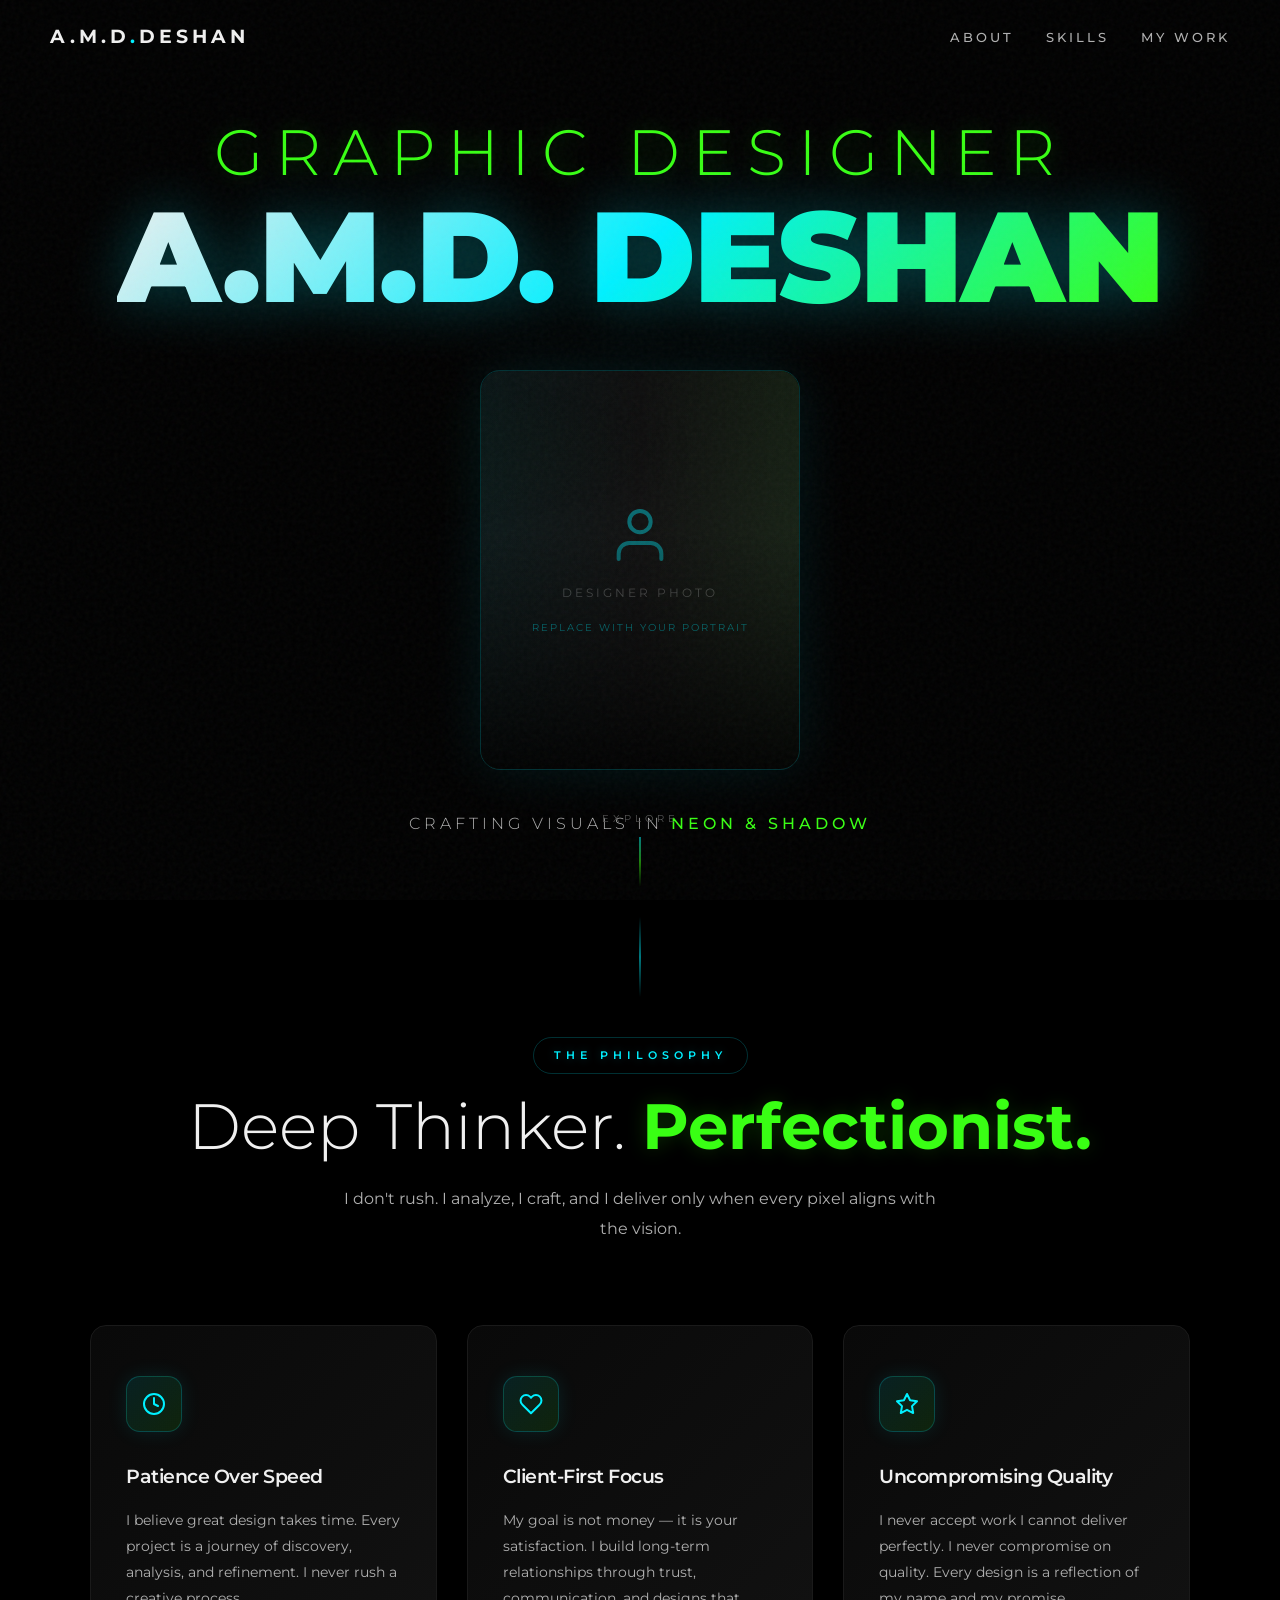
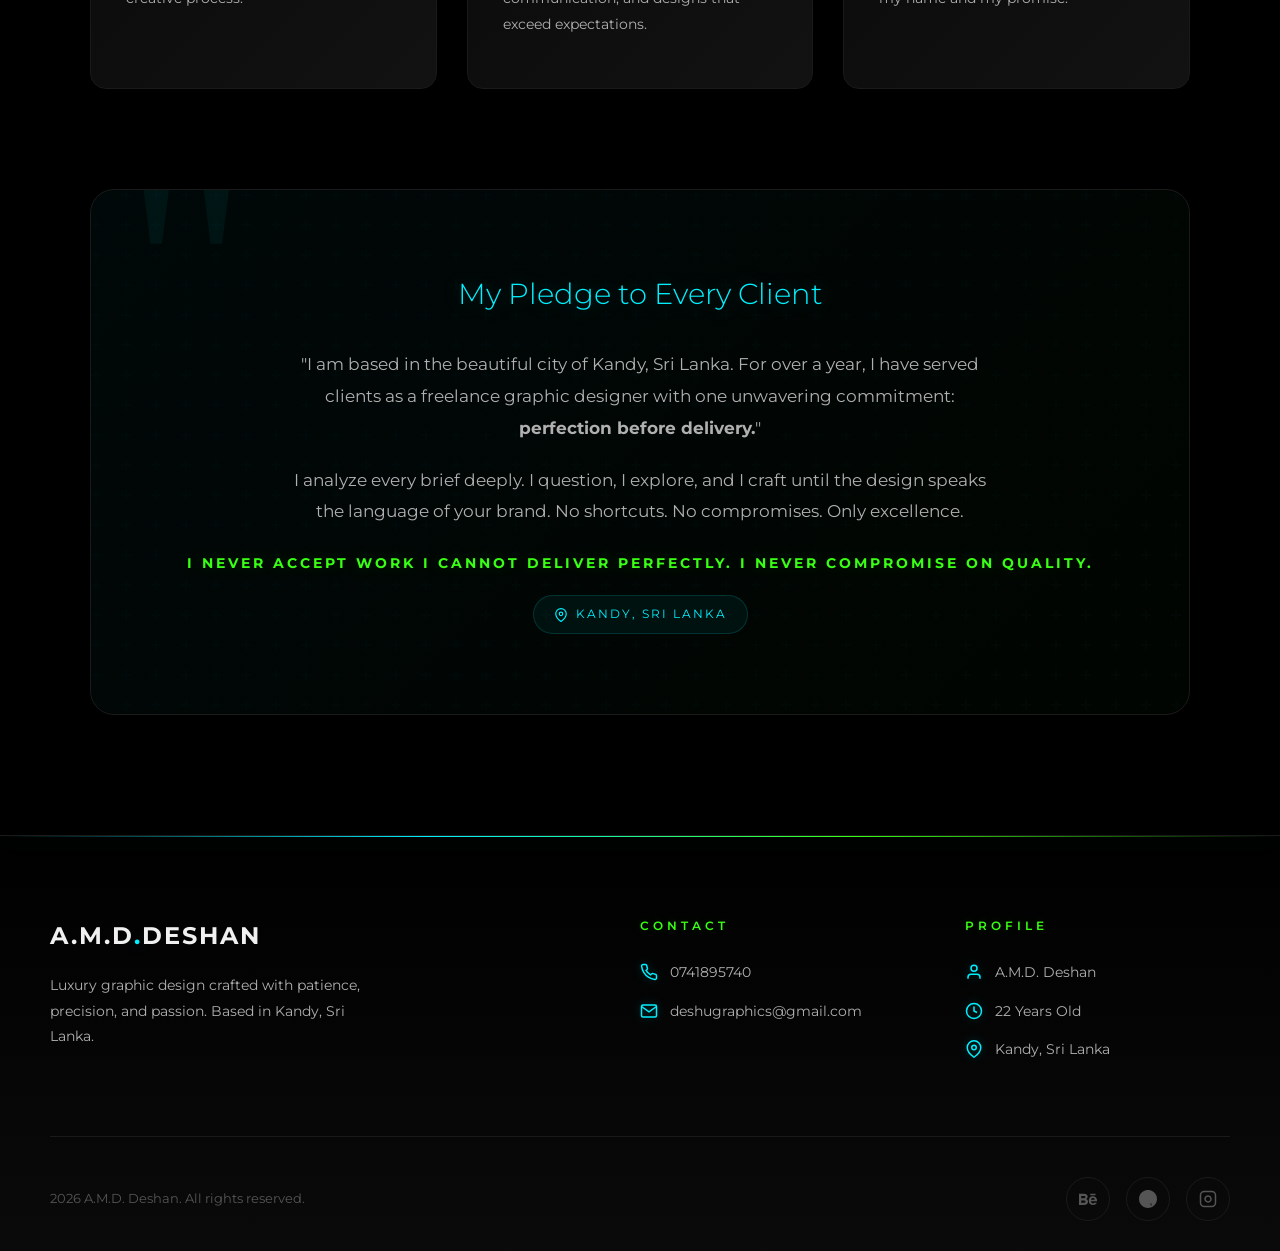
<file: index.html>
<!DOCTYPE html>
<html lang="en">
<head>
  <meta charset="UTF-8">
  <meta name="viewport" content="width=device-width, initial-scale=1.0">
  <title>A.M.D. Deshan — Graphic Designer</title>
  <link rel="preconnect" href="https://fonts.googleapis.com">
  <link href="https://fonts.googleapis.com/css2?family=Montserrat:wght@300;400;500;600;700;900&display=swap" rel="stylesheet">
  <link rel="stylesheet" href="style.css">
</head>
<body>

  <!-- Navigation -->
  <nav class="nav" id="nav">
    <a href="index.html" class="nav-logo">A.M.D<span>.</span>DESHAN</a>
    <ul class="nav-links">
      <li><a href="index.html" class="active">About</a></li>
      <li><a href="skills.html">Skills</a></li>
      <li><a href="work.html">My Work</a></li>
    </ul>
  </nav>

  <!-- Signature Hero Section -->
  <section class="signature-hero">
    <h1 class="signature-text">
      <span class="line-1">Graphic Designer</span>
      <span class="line-2">A.M.D. DESHAN</span>
    </h1>

    <!-- Designer Photo -->
    <div class="designer-photo-container">
      <div class="designer-photo-placeholder">
        <svg viewBox="0 0 24 24" fill="none" stroke="currentColor" stroke-width="1.5" stroke-linecap="round" stroke-linejoin="round">
          <path d="M20 21v-2a4 4 0 0 0-4-4H8a4 4 0 0 0-4 4v2"/>
          <circle cx="12" cy="7" r="4"/>
        </svg>
        <span>Designer Photo</span>
        <span class="photo-hint">Replace with your portrait</span>
      </div>
    </div>

    <p class="hero-tagline">Crafting Visuals in <span>Neon & Shadow</span></p>

    <div class="scroll-indicator">
      <span>Explore</span>
      <div class="scroll-line"></div>
    </div>
  </section>

  <!-- Philosophy Section -->
  <section class="philosophy-section" id="philosophy">
    <div class="section-header reveal">
      <span class="section-tag">The Philosophy</span>
      <h2 class="section-title">Deep Thinker. <strong>Perfectionist.</strong></h2>
      <p class="section-desc">I don't rush. I analyze, I craft, and I deliver only when every pixel aligns with the vision.</p>
    </div>

    <div class="philosophy-grid">
      <div class="philosophy-card reveal">
        <div class="philosophy-icon">
          <svg width="24" height="24" viewBox="0 0 24 24" fill="none" stroke="currentColor" stroke-width="2" stroke-linecap="round" stroke-linejoin="round">
            <circle cx="12" cy="12" r="10"/>
            <path d="M12 6v6l4 2"/>
          </svg>
        </div>
        <h3>Patience Over Speed</h3>
        <p>I believe great design takes time. Every project is a journey of discovery, analysis, and refinement. I never rush a creative process.</p>
      </div>

      <div class="philosophy-card reveal">
        <div class="philosophy-icon">
          <svg width="24" height="24" viewBox="0 0 24 24" fill="none" stroke="currentColor" stroke-width="2" stroke-linecap="round" stroke-linejoin="round">
            <path d="M20.84 4.61a5.5 5.5 0 0 0-7.78 0L12 5.67l-1.06-1.06a5.5 5.5 0 0 0-7.78 7.78l1.06 1.06L12 21.23l7.78-7.78 1.06-1.06a5.5 5.5 0 0 0 0-7.78z"/>
          </svg>
        </div>
        <h3>Client-First Focus</h3>
        <p>My goal is not money — it is your satisfaction. I build long-term relationships through trust, communication, and designs that exceed expectations.</p>
      </div>

      <div class="philosophy-card reveal">
        <div class="philosophy-icon">
          <svg width="24" height="24" viewBox="0 0 24 24" fill="none" stroke="currentColor" stroke-width="2" stroke-linecap="round" stroke-linejoin="round">
            <path d="M12 2l3.09 6.26L22 9.27l-5 4.87 1.18 6.88L12 17.77l-6.18 3.25L7 14.14 2 9.27l6.91-1.01L12 2z"/>
          </svg>
        </div>
        <h3>Uncompromising Quality</h3>
        <p>I never accept work I cannot deliver perfectly. I never compromise on quality. Every design is a reflection of my name and my promise.</p>
      </div>
    </div>

    <div class="pledge-section reveal">
      <h3>My Pledge to Every Client</h3>
      <p>
        "I am based in the beautiful city of Kandy, Sri Lanka. For over a year, I have served clients as a freelance graphic designer with one unwavering commitment: <strong>perfection before delivery.</strong>"
      </p>
      <p>
        I analyze every brief deeply. I question, I explore, and I craft until the design speaks the language of your brand. No shortcuts. No compromises. Only excellence.
      </p>
      <span class="pledge-highlight">I NEVER ACCEPT WORK I CANNOT DELIVER PERFECTLY. I NEVER COMPROMISE ON QUALITY.</span>
      <div class="location-tag">
        <svg width="14" height="14" viewBox="0 0 24 24" fill="none" stroke="currentColor" stroke-width="2" stroke-linecap="round" stroke-linejoin="round">
          <path d="M21 10c0 7-9 13-9 13s-9-6-9-13a9 9 0 0 1 18 0z"/>
          <circle cx="12" cy="10" r="3"/>
        </svg>
        Kandy, Sri Lanka
      </div>
    </div>
  </section>

  <!-- Footer -->
  <footer class="footer">
    <div class="footer-grid">
      <div class="footer-brand">
        <h3>A.M.D<span>.</span>DESHAN</h3>
        <p>Luxury graphic design crafted with patience, precision, and passion. Based in Kandy, Sri Lanka.</p>
      </div>
      <div class="footer-section">
        <h4>Contact</h4>
        <ul>
          <li>
            <svg viewBox="0 0 24 24" fill="none" stroke="currentColor" stroke-width="2"><path d="M22 16.92v3a2 2 0 0 1-2.18 2 19.79 19.79 0 0 1-8.63-3.07 19.5 19.5 0 0 1-6-6 19.79 19.79 0 0 1-3.07-8.67A2 2 0 0 1 4.11 2h3a2 2 0 0 1 2 1.72 12.84 12.84 0 0 0 .7 2.81 2 2 0 0 1-.45 2.11L8.09 9.91a16 16 0 0 0 6 6l1.27-1.27a2 2 0 0 1 2.11-.45 12.84 12.84 0 0 0 2.81.7A2 2 0 0 1 22 16.92z"/></svg>
            0741895740
          </li>
          <li>
            <svg viewBox="0 0 24 24" fill="none" stroke="currentColor" stroke-width="2"><path d="M4 4h16c1.1 0 2 .9 2 2v12c0 1.1-.9 2-2 2H4c-1.1 0-2-.9-2-2V6c0-1.1.9-2 2-2z"/><polyline points="22,6 12,13 2,6"/></svg>
            deshugraphics@gmail.com
          </li>
        </ul>
      </div>
      <div class="footer-section">
        <h4>Profile</h4>
        <ul>
          <li>
            <svg viewBox="0 0 24 24" fill="none" stroke="currentColor" stroke-width="2"><path d="M20 21v-2a4 4 0 0 0-4-4H8a4 4 0 0 0-4 4v2"/><circle cx="12" cy="7" r="4"/></svg>
            A.M.D. Deshan
          </li>
          <li>
            <svg viewBox="0 0 24 24" fill="none" stroke="currentColor" stroke-width="2"><circle cx="12" cy="12" r="10"/><polyline points="12 6 12 12 16 14"/></svg>
            22 Years Old
          </li>
          <li>
            <svg viewBox="0 0 24 24" fill="none" stroke="currentColor" stroke-width="2"><path d="M21 10c0 7-9 13-9 13s-9-6-9-13a9 9 0 0 1 18 0z"/><circle cx="12" cy="10" r="3"/></svg>
            Kandy, Sri Lanka
          </li>
        </ul>
      </div>
    </div>
    <div class="footer-bottom">
      <p> 2026 A.M.D. Deshan. All rights reserved.</p>
      <div class="footer-social">
        <a href="#" aria-label="Behance">
          <svg width="18" height="18" viewBox="0 0 24 24" fill="currentColor"><path d="M22 7h-7v-2h7v2zm1.726 10c-.442 1.297-2.029 3-5.101 3-3.074 0-5.564-1.729-5.564-5.675 0-3.91 2.325-5.92 5.466-5.92 3.082 0 4.964 1.782 5.375 4.426.078.506.109 1.188.095 2.14h-8.027c.13 3.211 3.483 3.312 4.588 2.029h3.168zm-7.686-4h4.965c-.105-1.547-1.136-2.219-2.477-2.219-1.466 0-2.277.768-2.488 2.219zm-9.574 6.988h-6.466v-14.967h6.953c5.476.081 5.58 5.444 2.72 6.906 3.461 1.26 3.577 8.061-3.207 8.061zm-3.466-8.988h3.584c2.508 0 2.906-3-.312-3h-3.272v3zm3.391 3h-3.391v3.016h3.341c3.055 0 2.868-3.016.05-3.016z"/></svg>
        </a>
        <a href="#" aria-label="Dribbble">
          <svg width="18" height="18" viewBox="0 0 24 24" fill="currentColor"><path d="M12 24c6.627 0 12-5.373 12-12s-5.373-12-12-12-12 5.373-12 12 5.373 12 12 12zm10.01-10.679c-.348-.113-3.142-.943-6.32-.433 1.326 3.639 1.867 6.597 1.971 7.218 2.267-1.537 3.859-3.969 4.349-6.785zm-6.043 7.711c-.148-.873-.767-3.938-2.184-7.674-1.604.553-3.388.865-5.366.865-1.379 0-2.82-.198-4.29-.576 2.593 2.475 6.081 4.001 9.907 4.001 1.526 0 2.998-.239 4.394-.685 1.529-.497 2.928-1.249 4.148-2.199-1.201.027-2.368.027-3.52.027-.149 0-.298-.002-.447-.007-1.337-.043-2.602-.201-3.783-.462 1.081 2.527 1.897 4.809 2.389 6.649 2.47-1.396 4.456-3.548 5.603-6.184-.829.027-1.669.027-2.505.027-.32 0-.64-.002-.959-.007-1.334-.043-2.598-.201-3.779-.462 1.08 2.527 1.897 4.809 2.389 6.649 2.47-1.396 4.456-3.548 5.603-6.184z"/></svg>
        </a>
        <a href="#" aria-label="Instagram">
          <svg width="18" height="18" viewBox="0 0 24 24" fill="none" stroke="currentColor" stroke-width="2"><rect x="2" y="2" width="20" height="20" rx="5" ry="5"/><path d="M16 11.37A4 4 0 1 1 12.63 8 4 4 0 0 1 16 11.37z"/><line x1="17.5" y1="6.5" x2="17.51" y2="6.5"/></svg>
        </a>
      </div>
    </div>
  </footer>

  <script src="script.js"></script>
</body>
</html>
</file>
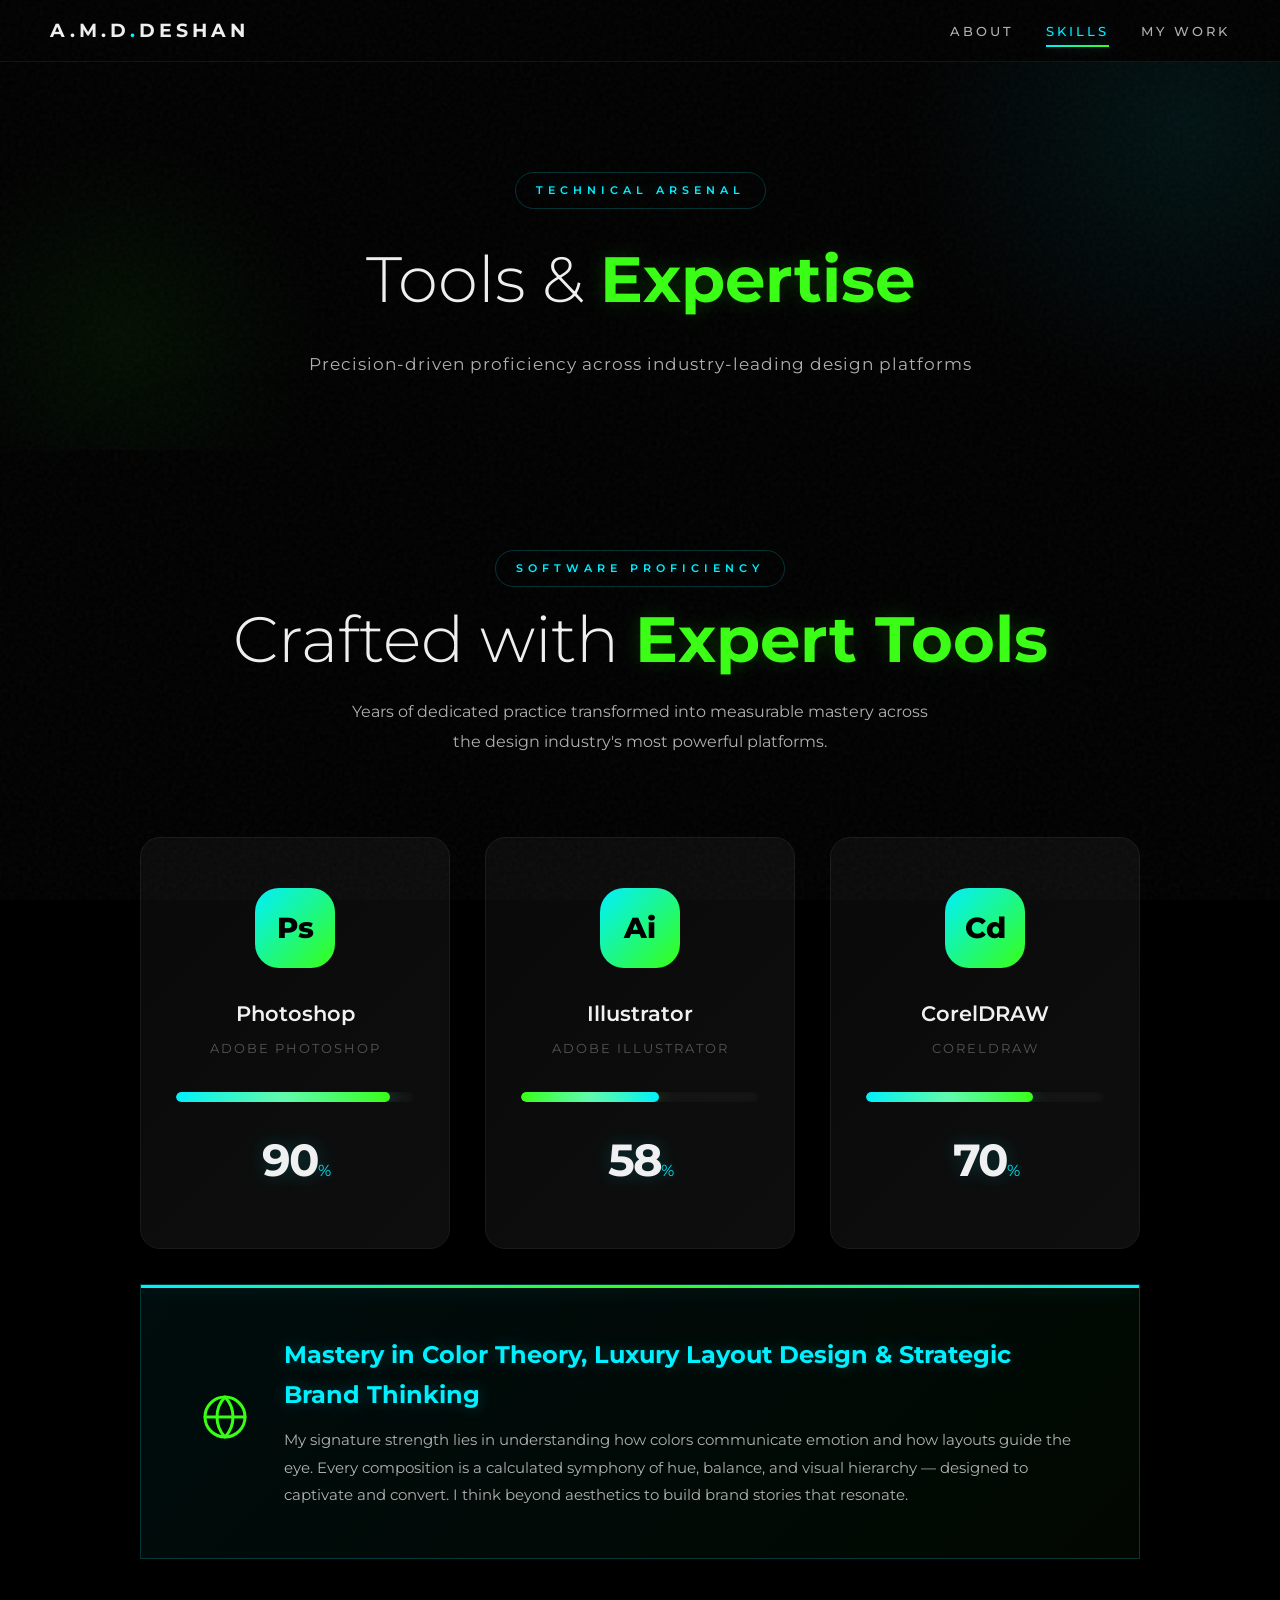
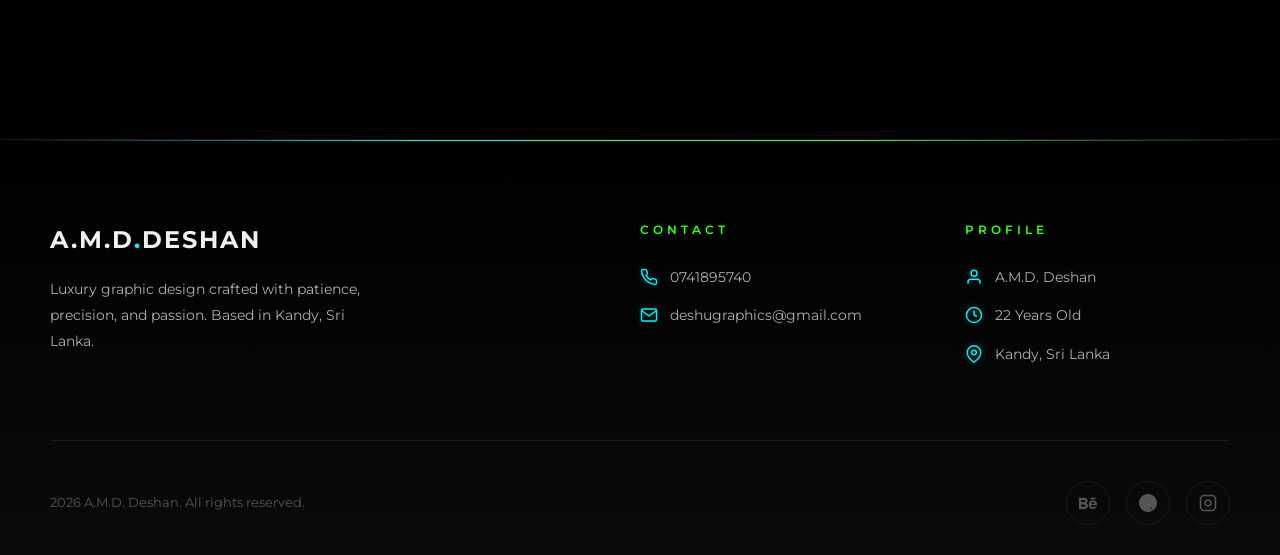
<file: skills.html>
<!DOCTYPE html>
<html lang="en">
<head>
  <meta charset="UTF-8">
  <meta name="viewport" content="width=device-width, initial-scale=1.0">
  <title>Skills — A.M.D. Deshan</title>
  <link rel="preconnect" href="https://fonts.googleapis.com">
  <link href="https://fonts.googleapis.com/css2?family=Montserrat:wght@300;400;500;600;700;900&display=swap" rel="stylesheet">
  <link rel="stylesheet" href="style.css">
</head>
<body>

  <!-- Navigation -->
  <nav class="nav scrolled" id="nav">
    <a href="index.html" class="nav-logo">A.M.D<span>.</span>DESHAN</a>
    <ul class="nav-links">
      <li><a href="index.html">About</a></li>
      <li><a href="skills.html" class="active">Skills</a></li>
      <li><a href="work.html">My Work</a></li>
    </ul>
  </nav>

  <!-- Skills Hero -->
  <section class="skills-hero">
    <div class="skills-hero-content">
      <span class="section-tag">Technical Arsenal</span>
      <h1>Tools & <strong>Expertise</strong></h1>
      <p>Precision-driven proficiency across industry-leading design platforms</p>
    </div>
  </section>

  <!-- Skills Section -->
  <section class="skills-section">
    <div class="section-header reveal">
      <span class="section-tag">Software Proficiency</span>
      <h2 class="section-title">Crafted with <strong>Expert Tools</strong></h2>
      <p class="section-desc">Years of dedicated practice transformed into measurable mastery across the design industry's most powerful platforms.</p>
    </div>

    <div class="skills-grid">
      <div class="skill-card reveal">
        <div class="skill-icon"><span>Ps</span></div>
        <h3>Photoshop</h3>
        <p class="skill-fullname">Adobe Photoshop</p>
        <div class="progress-container">
          <div class="progress-bar ps" data-percent="90"></div>
        </div>
        <div class="skill-percent">90<span>%</span></div>
      </div>

      <div class="skill-card reveal">
        <div class="skill-icon"><span>Ai</span></div>
        <h3>Illustrator</h3>
        <p class="skill-fullname">Adobe Illustrator</p>
        <div class="progress-container">
          <div class="progress-bar ai" data-percent="58"></div>
        </div>
        <div class="skill-percent">58<span>%</span></div>
      </div>

      <div class="skill-card reveal">
        <div class="skill-icon"><span>Cd</span></div>
        <h3>CorelDRAW</h3>
        <p class="skill-fullname">CorelDRAW</p>
        <div class="progress-container">
          <div class="progress-bar cdr" data-percent="70"></div>
        </div>
        <div class="skill-percent">70<span>%</span></div>
      </div>

      <div class="highlight-skill reveal">
        <div class="highlight-icon">
          <svg width="48" height="48" viewBox="0 0 24 24" fill="none" stroke="currentColor" stroke-width="1.5" stroke-linecap="round" stroke-linejoin="round">
            <circle cx="12" cy="12" r="10"/>
            <path d="M12 2a14.5 14.5 0 0 0 0 20 14.5 14.5 0 0 0 0-20"/>
            <path d="M2 12h20"/>
          </svg>
        </div>
        <div>
          <h3>Mastery in Color Theory, Luxury Layout Design & Strategic Brand Thinking</h3>
          <p>My signature strength lies in understanding how colors communicate emotion and how layouts guide the eye. Every composition is a calculated symphony of hue, balance, and visual hierarchy — designed to captivate and convert. I think beyond aesthetics to build brand stories that resonate.</p>
        </div>
      </div>
    </div>
  </section>

  <!-- Footer -->
  <footer class="footer">
    <div class="footer-grid">
      <div class="footer-brand">
        <h3>A.M.D<span>.</span>DESHAN</h3>
        <p>Luxury graphic design crafted with patience, precision, and passion. Based in Kandy, Sri Lanka.</p>
      </div>
      <div class="footer-section">
        <h4>Contact</h4>
        <ul>
          <li>
            <svg viewBox="0 0 24 24" fill="none" stroke="currentColor" stroke-width="2"><path d="M22 16.92v3a2 2 0 0 1-2.18 2 19.79 19.79 0 0 1-8.63-3.07 19.5 19.5 0 0 1-6-6 19.79 19.79 0 0 1-3.07-8.67A2 2 0 0 1 4.11 2h3a2 2 0 0 1 2 1.72 12.84 12.84 0 0 0 .7 2.81 2 2 0 0 1-.45 2.11L8.09 9.91a16 16 0 0 0 6 6l1.27-1.27a2 2 0 0 1 2.11-.45 12.84 12.84 0 0 0 2.81.7A2 2 0 0 1 22 16.92z"/></svg>
            0741895740
          </li>
          <li>
            <svg viewBox="0 0 24 24" fill="none" stroke="currentColor" stroke-width="2"><path d="M4 4h16c1.1 0 2 .9 2 2v12c0 1.1-.9 2-2 2H4c-1.1 0-2-.9-2-2V6c0-1.1.9-2 2-2z"/><polyline points="22,6 12,13 2,6"/></svg>
            deshugraphics@gmail.com
          </li>
        </ul>
      </div>
      <div class="footer-section">
        <h4>Profile</h4>
        <ul>
          <li>
            <svg viewBox="0 0 24 24" fill="none" stroke="currentColor" stroke-width="2"><path d="M20 21v-2a4 4 0 0 0-4-4H8a4 4 0 0 0-4 4v2"/><circle cx="12" cy="7" r="4"/></svg>
            A.M.D. Deshan
          </li>
          <li>
            <svg viewBox="0 0 24 24" fill="none" stroke="currentColor" stroke-width="2"><circle cx="12" cy="12" r="10"/><polyline points="12 6 12 12 16 14"/></svg>
            22 Years Old
          </li>
          <li>
            <svg viewBox="0 0 24 24" fill="none" stroke="currentColor" stroke-width="2"><path d="M21 10c0 7-9 13-9 13s-9-6-9-13a9 9 0 0 1 18 0z"/><circle cx="12" cy="10" r="3"/></svg>
            Kandy, Sri Lanka
          </li>
        </ul>
      </div>
    </div>
    <div class="footer-bottom">
      <p> 2026 A.M.D. Deshan. All rights reserved.</p>
      <div class="footer-social">
        <a href="#" aria-label="Behance">
          <svg width="18" height="18" viewBox="0 0 24 24" fill="currentColor"><path d="M22 7h-7v-2h7v2zm1.726 10c-.442 1.297-2.029 3-5.101 3-3.074 0-5.564-1.729-5.564-5.675 0-3.91 2.325-5.92 5.466-5.92 3.082 0 4.964 1.782 5.375 4.426.078.506.109 1.188.095 2.14h-8.027c.13 3.211 3.483 3.312 4.588 2.029h3.168zm-7.686-4h4.965c-.105-1.547-1.136-2.219-2.477-2.219-1.466 0-2.277.768-2.488 2.219zm-9.574 6.988h-6.466v-14.967h6.953c5.476.081 5.58 5.444 2.72 6.906 3.461 1.26 3.577 8.061-3.207 8.061zm-3.466-8.988h3.584c2.508 0 2.906-3-.312-3h-3.272v3zm3.391 3h-3.391v3.016h3.341c3.055 0 2.868-3.016.05-3.016z"/></svg>
        </a>
        <a href="#" aria-label="Dribbble">
          <svg width="18" height="18" viewBox="0 0 24 24" fill="currentColor"><path d="M12 24c6.627 0 12-5.373 12-12s-5.373-12-12-12-12 5.373-12 12 5.373 12 12 12zm10.01-10.679c-.348-.113-3.142-.943-6.32-.433 1.326 3.639 1.867 6.597 1.971 7.218 2.267-1.537 3.859-3.969 4.349-6.785zm-6.043 7.711c-.148-.873-.767-3.938-2.184-7.674-1.604.553-3.388.865-5.366.865-1.379 0-2.82-.198-4.29-.576 2.593 2.475 6.081 4.001 9.907 4.001 1.526 0 2.998-.239 4.394-.685 1.529-.497 2.928-1.249 4.148-2.199-1.201.027-2.368.027-3.52.027-.149 0-.298-.002-.447-.007-1.337-.043-2.602-.201-3.783-.462 1.081 2.527 1.897 4.809 2.389 6.649 2.47-1.396 4.456-3.548 5.603-6.184-.829.027-1.669.027-2.505.027-.32 0-.64-.002-.959-.007-1.334-.043-2.598-.201-3.779-.462 1.08 2.527 1.897 4.809 2.389 6.649 2.47-1.396 4.456-3.548 5.603-6.184z"/></svg>
        </a>
        <a href="#" aria-label="Instagram">
          <svg width="18" height="18" viewBox="0 0 24 24" fill="none" stroke="currentColor" stroke-width="2"><rect x="2" y="2" width="20" height="20" rx="5" ry="5"/><path d="M16 11.37A4 4 0 1 1 12.63 8 4 4 0 0 1 16 11.37z"/><line x1="17.5" y1="6.5" x2="17.51" y2="6.5"/></svg>
        </a>
      </div>
    </div>
  </footer>

  <script src="script.js"></script>
</body>
</html>
</file>
<file: style.css>
/* ==========================================
   A.M.D. DESHAN — CYBER-LUXURY PORTFOLIO
   Colors: Matte Black (#000000) + Neon Blue (#00F0FF) + Neon Green (#39FF14)
   ========================================== */

:root {
  --bg-primary: #000000;
  --bg-secondary: #0a0a0a;
  --bg-tertiary: #111111;
  --neon-blue: #00F0FF;
  --neon-blue-dim: #00F0FF40;
  --neon-green: #39FF14;
  --neon-green-dim: #39FF1430;
  --text-primary: #F0F0F0;
  --text-secondary: #B0B0B0;
  --text-muted: #555555;
  --border-subtle: #1a1a1a;
  --transition-smooth: all 0.4s cubic-bezier(0.25, 0.46, 0.45, 0.94);
  --transition-glow: all 0.3s ease;
}

* { margin: 0; padding: 0; box-sizing: border-box; }

html { scroll-behavior: smooth; }

body {
  font-family: 'Montserrat', 'Segoe UI', -apple-system, sans-serif;
  background-color: var(--bg-primary);
  color: var(--text-primary);
  line-height: 1.7;
  overflow-x: hidden;
  -webkit-font-smoothing: antialiased;
}

a { text-decoration: none; color: inherit; }
img { max-width: 100%; display: block; }

/* ==========================================
   FILM GRAIN & TEXTURE OVERLAY (Global)
   ========================================== */
body::before {
  content: '';
  position: fixed;
  top: 0; left: 0;
  width: 100%; height: 100%;
  pointer-events: none;
  z-index: 9999;
  opacity: 0.04;
  background-image: url("data:image/svg+xml,%3Csvg viewBox='0 0 256 256' xmlns='http://www.w3.org/2000/svg'%3E%3Cfilter id='noise'%3E%3CfeTurbulence type='fractalNoise' baseFrequency='0.85' numOctaves='4' stitchTiles='stitch'/%3E%3C/filter%3E%3Crect width='100%25' height='100%25' filter='url(%23noise)'/%3E%3C/svg%3E");
  background-repeat: repeat;
  animation: grain 0.5s steps(10) infinite;
}

@keyframes grain {
  0%, 100% { transform: translate(0, 0); }
  10% { transform: translate(-2%, -2%); }
  20% { transform: translate(2%, 2%); }
  30% { transform: translate(-1%, 1%); }
  40% { transform: translate(1%, -1%); }
  50% { transform: translate(-2%, 2%); }
  60% { transform: translate(2%, -2%); }
  70% { transform: translate(-1%, -1%); }
  80% { transform: translate(1%, 1%); }
  90% { transform: translate(-2%, -1%); }
}

/* Light leak overlay */
body::after {
  content: '';
  position: fixed;
  top: 0; left: 0;
  width: 100%; height: 100%;
  pointer-events: none;
  z-index: 9998;
  opacity: 0.03;
  background: radial-gradient(ellipse at 20% 50%, rgba(0, 240, 255, 0.15) 0%, transparent 50%),
              radial-gradient(ellipse at 80% 50%, rgba(57, 255, 20, 0.1) 0%, transparent 50%);
}

/* ==========================================
   CUSTOM SCROLLBAR (Neon)
   ========================================== */
::-webkit-scrollbar { width: 6px; }
::-webkit-scrollbar-track { background: var(--bg-primary); }
::-webkit-scrollbar-thumb { background: linear-gradient(180deg, var(--neon-blue), var(--neon-green)); border-radius: 3px; }

/* ==========================================
   NAVIGATION
   ========================================== */
.nav {
  position: fixed;
  top: 0; left: 0;
  width: 100%;
  z-index: 1000;
  padding: 20px 50px;
  display: flex;
  justify-content: space-between;
  align-items: center;
  transition: var(--transition-smooth);
  background: transparent;
}

.nav.scrolled {
  background: rgba(0, 0, 0, 0.9);
  backdrop-filter: blur(20px);
  padding: 14px 50px;
  border-bottom: 1px solid rgba(0, 240, 255, 0.1);
}

.nav-logo {
  font-size: 1.2rem;
  font-weight: 700;
  letter-spacing: 4px;
  color: var(--text-primary);
}

.nav-logo span {
  color: var(--neon-blue);
  text-shadow: 0 0 20px var(--neon-blue-dim), 0 0 40px var(--neon-blue-dim);
}

.nav-links {
  display: flex;
  gap: 32px;
  list-style: none;
}

.nav-links a {
  font-size: 0.8rem;
  font-weight: 500;
  letter-spacing: 3px;
  text-transform: uppercase;
  color: var(--text-secondary);
  position: relative;
  padding: 6px 0;
  transition: var(--transition-glow);
}

.nav-links a::after {
  content: '';
  position: absolute;
  bottom: -2px; left: 0;
  width: 0; height: 2px;
  background: linear-gradient(90deg, var(--neon-blue), var(--neon-green));
  transition: var(--transition-smooth);
  box-shadow: 0 0 10px var(--neon-blue-dim);
}

.nav-links a:hover,
.nav-links a.active {
  color: var(--neon-blue);
  text-shadow: 0 0 10px var(--neon-blue-dim);
}

.nav-links a:hover::after,
.nav-links a.active::after {
  width: 100%;
}

/* ==========================================
   SIGNATURE HERO (All Pages)
   ========================================== */
.signature-hero {
  position: relative;
  min-height: 100vh;
  display: flex;
  flex-direction: column;
  align-items: center;
  justify-content: center;
  text-align: center;
  padding: 120px 40px 80px;
  overflow: hidden;
  background: var(--bg-primary);
}

/* Signature text */
.signature-text {
  font-size: clamp(3rem, 10vw, 9rem);
  font-weight: 900;
  letter-spacing: -2px;
  line-height: 1;
  color: var(--text-primary);
  position: relative;
  z-index: 2;
  text-transform: uppercase;
}

.signature-text .line-1 {
  display: block;
  font-size: 0.5em;
  font-weight: 300;
  letter-spacing: 12px;
  color: var(--neon-green);
  text-shadow: 0 0 20px var(--neon-green-dim), 0 0 40px var(--neon-green-dim);
  margin-bottom: 8px;
  animation: flicker 3s ease-in-out infinite;
}

.signature-text .line-2 {
  display: block;
  background: linear-gradient(135deg, var(--text-primary), var(--neon-blue), var(--neon-green));
  -webkit-background-clip: text;
  -webkit-text-fill-color: transparent;
  background-clip: text;
  filter: drop-shadow(0 0 30px rgba(0, 240, 255, 0.3));
}

@keyframes flicker {
  0%, 100% { opacity: 1; }
  50% { opacity: 0.8; }
  52% { opacity: 0.3; }
  54% { opacity: 1; }
  90% { opacity: 0.9; }
}

/* Designer photo area */
.designer-photo-container {
  position: relative;
  width: 320px;
  height: 400px;
  margin: 50px auto 0;
  border-radius: 20px;
  overflow: hidden;
  border: 1px solid rgba(0, 240, 255, 0.2);
  box-shadow: 0 0 60px rgba(0, 240, 255, 0.1), inset 0 0 60px rgba(0, 0, 0, 0.5);
}

.designer-photo-container::before {
  content: '';
  position: absolute;
  inset: 0;
  background: linear-gradient(180deg, transparent 40%, rgba(0, 0, 0, 0.9) 100%),
              linear-gradient(90deg, rgba(0, 240, 255, 0.05) 0%, transparent 50%, rgba(57, 255, 20, 0.05) 100%);
  z-index: 2;
  pointer-events: none;
}

.designer-photo-container::after {
  content: '';
  position: absolute;
  inset: -2px;
  border-radius: 20px;
  padding: 2px;
  background: linear-gradient(135deg, var(--neon-blue), var(--neon-green), transparent, var(--neon-blue));
  -webkit-mask: linear-gradient(#fff 0 0) content-box, linear-gradient(#fff 0 0);
  -webkit-mask-composite: xor;
  mask-composite: exclude;
  opacity: 0.5;
  animation: borderGlow 3s ease-in-out infinite alternate;
}

@keyframes borderGlow {
  0% { opacity: 0.3; }
  100% { opacity: 0.7; }
}

.designer-photo-placeholder {
  width: 100%;
  height: 100%;
  background: linear-gradient(135deg, #0a0a0a, #1a1a1a);
  display: flex;
  flex-direction: column;
  align-items: center;
  justify-content: center;
  color: var(--text-muted);
  gap: 16px;
}

.designer-photo-placeholder svg {
  width: 64px;
  height: 64px;
  opacity: 0.4;
  color: var(--neon-blue);
}

.designer-photo-placeholder span {
  font-size: 0.75rem;
  letter-spacing: 3px;
  text-transform: uppercase;
  color: var(--text-muted);
}

.designer-photo-placeholder .photo-hint {
  font-size: 0.65rem;
  color: var(--neon-blue);
  opacity: 0.6;
  letter-spacing: 2px;
}

/* Tagline below photo */
.hero-tagline {
  margin-top: 40px;
  font-size: 1rem;
  font-weight: 300;
  letter-spacing: 4px;
  text-transform: uppercase;
  color: var(--text-secondary);
  position: relative;
  z-index: 2;
}

.hero-tagline span {
  color: var(--neon-green);
  font-weight: 500;
}

/* Scroll indicator */
.scroll-indicator {
  position: absolute;
  bottom: 30px;
  left: 50%;
  transform: translateX(-50%);
  display: flex;
  flex-direction: column;
  align-items: center;
  gap: 10px;
  animation: bounce 2s infinite;
  z-index: 2;
}

.scroll-indicator span {
  font-size: 0.6rem;
  letter-spacing: 4px;
  text-transform: uppercase;
  color: var(--text-muted);
}

.scroll-line {
  width: 1px;
  height: 50px;
  background: linear-gradient(to bottom, var(--neon-blue), var(--neon-green), transparent);
}

@keyframes bounce {
  0%, 20%, 50%, 80%, 100% { transform: translateX(-50%) translateY(0); }
  40% { transform: translateX(-50%) translateY(-10px); }
  60% { transform: translateX(-50%) translateY(-5px); }
}

/* ==========================================
   SECTION HEADERS
   ========================================== */
.section-header {
  text-align: center;
  margin-bottom: 80px;
  position: relative;
}

.section-tag {
  font-size: 0.7rem;
  font-weight: 600;
  letter-spacing: 5px;
  text-transform: uppercase;
  color: var(--neon-blue);
  text-shadow: 0 0 10px var(--neon-blue-dim);
  margin-bottom: 16px;
  display: inline-block;
  padding: 8px 20px;
  border: 1px solid rgba(0, 240, 255, 0.2);
  border-radius: 50px;
}

.section-title {
  font-size: clamp(2rem, 5vw, 4rem);
  font-weight: 300;
  line-height: 1.15;
  margin-bottom: 20px;
}

.section-title strong {
  font-weight: 700;
  color: var(--neon-green);
  text-shadow: 0 0 20px var(--neon-green-dim);
}

.section-desc {
  font-size: 1rem;
  color: var(--text-secondary);
  max-width: 600px;
  margin: 0 auto;
  line-height: 1.9;
}

/* ==========================================
   ABOUT / PHILOSOPHY SECTION
   ========================================== */
.philosophy-section {
  padding: 120px 50px;
  max-width: 1200px;
  margin: 0 auto;
  position: relative;
}

.philosophy-section::before {
  content: '';
  position: absolute;
  top: 0; left: 50%;
  transform: translateX(-50%);
  width: 1px; height: 80px;
  background: linear-gradient(to bottom, transparent, var(--neon-blue), transparent);
}

.philosophy-grid {
  display: grid;
  grid-template-columns: repeat(3, 1fr);
  gap: 30px;
}

.philosophy-card {
  background: linear-gradient(135deg, rgba(10, 10, 10, 0.9), rgba(20, 20, 20, 0.9));
  border: 1px solid var(--border-subtle);
  padding: 50px 35px;
  border-radius: 16px;
  transition: var(--transition-smooth);
  position: relative;
  overflow: hidden;
}

.philosophy-card::before {
  content: '';
  position: absolute;
  top: 0; left: 0;
  width: 100%; height: 3px;
  background: linear-gradient(90deg, var(--neon-blue), var(--neon-green));
  transform: scaleX(0);
  transform-origin: left;
  transition: var(--transition-smooth);
  box-shadow: 0 0 20px var(--neon-blue-dim);
}

.philosophy-card:hover {
  transform: translateY(-10px);
  border-color: rgba(0, 240, 255, 0.3);
  box-shadow: 0 20px 60px rgba(0, 240, 255, 0.08), 0 0 40px rgba(57, 255, 20, 0.05);
}

.philosophy-card:hover::before {
  transform: scaleX(1);
}

.philosophy-icon {
  width: 56px;
  height: 56px;
  border-radius: 14px;
  display: flex;
  align-items: center;
  justify-content: center;
  margin-bottom: 28px;
  font-size: 1.5rem;
  background: linear-gradient(135deg, rgba(0, 240, 255, 0.1), rgba(57, 255, 20, 0.1));
  border: 1px solid rgba(0, 240, 255, 0.2);
  color: var(--neon-blue);
  box-shadow: 0 0 20px rgba(0, 240, 255, 0.1);
}

.philosophy-card h3 {
  font-size: 1.2rem;
  font-weight: 600;
  margin-bottom: 16px;
  letter-spacing: -0.5px;
  color: var(--text-primary);
}

.philosophy-card p {
  font-size: 0.9rem;
  color: var(--text-secondary);
  line-height: 1.8;
}

/* Pledge / Quote Section */
.pledge-section {
  margin-top: 100px;
  text-align: center;
  padding: 80px 50px;
  background: linear-gradient(135deg, rgba(0, 240, 255, 0.03), rgba(57, 255, 20, 0.02));
  border-radius: 24px;
  border: 1px solid var(--border-subtle);
  position: relative;
  overflow: hidden;
}

.pledge-section::before {
  content: '"';
  font-size: 20rem;
  font-family: Georgia, serif;
  color: rgba(0, 240, 255, 0.05);
  position: absolute;
  top: -80px;
  left: 30px;
  line-height: 1;
  pointer-events: none;
}

.pledge-section::after {
  content: '';
  position: absolute;
  top: 0; left: 0;
  width: 100%; height: 100%;
  background: url("data:image/svg+xml,%3Csvg width='60' height='60' viewBox='0 0 60 60' xmlns='http://www.w3.org/2000/svg'%3E%3Cg fill='none' fill-rule='evenodd'%3E%3Cg fill='%2300F0FF' fill-opacity='0.03'%3E%3Cpath d='M36 34v-4h-2v4h-4v2h4v4h2v-4h4v-2h-4zm0-30V0h-2v4h-4v2h4v4h2V6h4V4h-4zM6 34v-4H4v4H0v2h4v4h2v-4h4v-2H6zM6 4V0H4v4H0v2h4v4h2V6h4V4H6z'/%3E%3C/g%3E%3C/g%3E%3C/svg%3E");
  pointer-events: none;
  opacity: 0.5;
}

.pledge-section h3 {
  font-size: 1.8rem;
  font-weight: 300;
  margin-bottom: 30px;
  position: relative;
  z-index: 1;
  color: var(--neon-blue);
  text-shadow: 0 0 20px var(--neon-blue-dim);
}

.pledge-section p {
  font-size: 1.05rem;
  color: var(--text-secondary);
  max-width: 700px;
  margin: 0 auto 20px;
  line-height: 1.9;
  position: relative;
  z-index: 1;
}

.pledge-section .pledge-highlight {
  color: var(--neon-green);
  font-weight: 700;
  display: block;
  margin-top: 24px;
  font-size: 0.85rem;
  letter-spacing: 3px;
  text-transform: uppercase;
  text-shadow: 0 0 15px var(--neon-green-dim);
  position: relative;
  z-index: 1;
}

.pledge-section .location-tag {
  display: inline-flex;
  align-items: center;
  gap: 8px;
  margin-top: 20px;
  padding: 8px 20px;
  background: rgba(0, 240, 255, 0.05);
  border: 1px solid rgba(0, 240, 255, 0.15);
  border-radius: 50px;
  font-size: 0.75rem;
  color: var(--neon-blue);
  letter-spacing: 2px;
  text-transform: uppercase;
  position: relative;
  z-index: 1;
}

/* ==========================================
   SKILLS PAGE HERO
   ========================================== */
.skills-hero {
  min-height: 50vh;
  display: flex;
  align-items: center;
  justify-content: center;
  padding-top: 100px;
  position: relative;
  overflow: hidden;
}

.skills-hero::before {
  content: '';
  position: absolute;
  top: -50%; right: -20%;
  width: 700px; height: 700px;
  background: radial-gradient(circle, rgba(0, 240, 255, 0.08) 0%, transparent 60%);
  pointer-events: none;
}

.skills-hero::after {
  content: '';
  position: absolute;
  bottom: -30%; left: -10%;
  width: 500px; height: 500px;
  background: radial-gradient(circle, rgba(57, 255, 20, 0.06) 0%, transparent 60%);
  pointer-events: none;
}

.skills-hero-content {
  text-align: center;
  z-index: 2;
  position: relative;
}

.skills-hero-content h1 {
  font-size: clamp(2.5rem, 5vw, 4rem);
  font-weight: 300;
  margin-bottom: 16px;
}

.skills-hero-content h1 strong {
  font-weight: 700;
  color: var(--neon-green);
  text-shadow: 0 0 20px var(--neon-green-dim);
}

.skills-hero-content p {
  color: var(--text-secondary);
  font-size: 1.05rem;
  letter-spacing: 1px;
}

/* ==========================================
   SKILLS GRID & GLOWING PROGRESS BARS
   ========================================== */
.skills-section {
  padding: 100px 50px;
  max-width: 1100px;
  margin: 0 auto;
}

.skills-grid {
  display: grid;
  grid-template-columns: repeat(3, 1fr);
  gap: 35px;
  margin-bottom: 80px;
}

.skill-card {
  background: linear-gradient(135deg, rgba(10, 10, 10, 0.95), rgba(15, 15, 15, 0.95));
  border: 1px solid var(--border-subtle);
  border-radius: 20px;
  padding: 50px 35px;
  text-align: center;
  transition: var(--transition-smooth);
  position: relative;
  overflow: hidden;
}

.skill-card:hover {
  transform: translateY(-12px);
  border-color: rgba(0, 240, 255, 0.3);
  box-shadow: 0 25px 70px rgba(0, 240, 255, 0.1), 0 0 40px rgba(57, 255, 20, 0.05);
}

.skill-icon {
  width: 80px;
  height: 80px;
  border-radius: 24px;
  display: flex;
  align-items: center;
  justify-content: center;
  margin: 0 auto 28px;
  font-size: 1.8rem;
  font-weight: 700;
  color: var(--bg-primary);
  position: relative;
  overflow: hidden;
}

.skill-icon::before {
  content: '';
  position: absolute;
  inset: 0;
  background: linear-gradient(135deg, var(--neon-blue), var(--neon-green));
  z-index: 0;
}

.skill-icon span {
  position: relative;
  z-index: 1;
  font-weight: 800;
}

.skill-card h3 {
  font-size: 1.3rem;
  font-weight: 600;
  margin-bottom: 6px;
  color: var(--text-primary);
}

.skill-card .skill-fullname {
  font-size: 0.8rem;
  color: var(--text-muted);
  margin-bottom: 32px;
  letter-spacing: 2px;
  text-transform: uppercase;
}

/* Glowing progress bars */
.progress-container {
  width: 100%;
  height: 10px;
  background: rgba(255, 255, 255, 0.05);
  border-radius: 10px;
  overflow: hidden;
  margin-bottom: 20px;
  position: relative;
  box-shadow: inset 0 0 10px rgba(0, 0, 0, 0.5);
}

.progress-bar {
  height: 100%;
  border-radius: 10px;
  width: 0;
  transition: width 1.8s cubic-bezier(0.25, 0.46, 0.45, 0.94);
  position: relative;
  overflow: hidden;
}

.progress-bar::after {
  content: '';
  position: absolute;
  top: 0; left: 0; right: 0; bottom: 0;
  background: linear-gradient(90deg, transparent, rgba(255, 255, 255, 0.3), transparent);
  animation: shimmer 2s infinite;
}

@keyframes shimmer {
  0% { transform: translateX(-100%); }
  100% { transform: translateX(100%); }
}

.progress-bar.ps { background: linear-gradient(90deg, var(--neon-blue), var(--neon-green)); box-shadow: 0 0 20px rgba(0, 240, 255, 0.4); }
.progress-bar.ai { background: linear-gradient(90deg, var(--neon-green), var(--neon-blue)); box-shadow: 0 0 20px rgba(57, 255, 20, 0.3); }
.progress-bar.cdr { background: linear-gradient(90deg, var(--neon-blue), var(--neon-green)); box-shadow: 0 0 20px rgba(0, 240, 255, 0.3); }

.skill-percent {
  font-size: 2.8rem;
  font-weight: 700;
  color: var(--text-primary);
  letter-spacing: -2px;
  text-shadow: 0 0 20px rgba(0, 240, 255, 0.2);
}

.skill-percent span {
  font-size: 1rem;
  color: var(--neon-blue);
  font-weight: 400;
  text-shadow: 0 0 10px var(--neon-blue-dim);
}

/* Highlight skill card */
.highlight-skill {
  grid-column: 1 / -1;
  background: linear-gradient(135deg, rgba(0, 240, 255, 0.05), rgba(57, 255, 20, 0.03));
  border: 1px solid rgba(0, 240, 255, 0.2);
  padding: 50px 60px;
  display: flex;
  align-items: center;
  justify-content: center;
  gap: 35px;
  text-align: left;
  position: relative;
  overflow: hidden;
}

.highlight-skill::before {
  content: '';
  position: absolute;
  top: 0; left: 0;
  width: 100%; height: 3px;
  background: linear-gradient(90deg, var(--neon-blue), var(--neon-green), var(--neon-blue));
  box-shadow: 0 0 20px var(--neon-blue-dim);
}

.highlight-icon {
  font-size: 3.5rem;
  flex-shrink: 0;
  color: var(--neon-green);
  text-shadow: 0 0 30px var(--neon-green-dim);
}

.highlight-skill h3 {
  font-size: 1.5rem;
  margin-bottom: 10px;
  color: var(--neon-blue);
  text-shadow: 0 0 15px var(--neon-blue-dim);
}

.highlight-skill p {
  color: var(--text-secondary);
  font-size: 0.95rem;
  line-height: 1.8;
}

/* ==========================================
   WORK / GALLERY PAGE (MASONRY GRID)
   ========================================== */
.gallery-hero {
  min-height: 50vh;
  display: flex;
  align-items: center;
  justify-content: center;
  padding-top: 100px;
  position: relative;
  overflow: hidden;
}

.gallery-hero::before {
  content: '';
  position: absolute;
  top: -30%; right: -10%;
  width: 600px; height: 600px;
  background: radial-gradient(circle, rgba(0, 240, 255, 0.06) 0%, transparent 60%);
  pointer-events: none;
}

.gallery-hero-content {
  text-align: center;
  z-index: 2;
  position: relative;
}

.gallery-hero-content h1 {
  font-size: clamp(2.5rem, 5vw, 4rem);
  font-weight: 300;
  margin-bottom: 16px;
}

.gallery-hero-content h1 strong {
  font-weight: 700;
  color: var(--neon-green);
  text-shadow: 0 0 20px var(--neon-green-dim);
}

.gallery-hero-content p {
  color: var(--text-secondary);
  font-size: 1.05rem;
  letter-spacing: 1px;
}

.gallery-section {
  padding: 80px 50px 100px;
  max-width: 1400px;
  margin: 0 auto;
}

/* Gallery filters */
.gallery-filters {
  display: flex;
  justify-content: center;
  gap: 16px;
  margin-bottom: 60px;
  flex-wrap: wrap;
}

.gallery-filter {
  background: transparent;
  border: 1px solid var(--border-subtle);
  color: var(--text-secondary);
  padding: 12px 28px;
  border-radius: 50px;
  font-size: 0.75rem;
  font-weight: 500;
  letter-spacing: 2px;
  text-transform: uppercase;
  cursor: pointer;
  transition: var(--transition-glow);
  font-family: inherit;
  position: relative;
  overflow: hidden;
}

.gallery-filter:hover,
.gallery-filter.active {
  background: linear-gradient(135deg, rgba(0, 240, 255, 0.1), rgba(57, 255, 20, 0.1));
  border-color: var(--neon-blue);
  color: var(--neon-blue);
  box-shadow: 0 0 25px rgba(0, 240, 255, 0.2), inset 0 0 20px rgba(0, 240, 255, 0.05);
  text-shadow: 0 0 10px var(--neon-blue-dim);
}

/* Masonry Grid */
.gallery-grid {
  display: grid;
  grid-template-columns: repeat(3, 1fr);
  grid-auto-rows: 300px;
  gap: 20px;
}

.gallery-item {
  position: relative;
  border-radius: 16px;
  overflow: hidden;
  background: var(--bg-secondary);
  cursor: pointer;
  transition: var(--transition-smooth);
  border: 1px solid var(--border-subtle);
}

.gallery-item:nth-child(1) { grid-row: span 2; }
.gallery-item:nth-child(4) { grid-row: span 2; }
.gallery-item:nth-child(7) { grid-row: span 2; }

.gallery-item:hover {
  transform: translateY(-6px) scale(1.02);
  border-color: rgba(0, 240, 255, 0.3);
  box-shadow: 0 25px 60px rgba(0, 0, 0, 0.6), 0 0 40px rgba(0, 240, 255, 0.1);
  z-index: 10;
}

.gallery-item img,
.gallery-placeholder {
  width: 100%;
  height: 100%;
  object-fit: cover;
  transition: var(--transition-smooth);
}

.gallery-item:hover img,
.gallery-item:hover .gallery-placeholder {
  transform: scale(1.08);
}

/* Grunge / film texture overlay on each item */
.gallery-item::before {
  content: '';
  position: absolute;
  inset: 0;
  background: url("data:image/svg+xml,%3Csvg viewBox='0 0 256 256' xmlns='http://www.w3.org/2000/svg'%3E%3Cfilter id='noise'%3E%3CfeTurbulence type='fractalNoise' baseFrequency='0.9' numOctaves='3' stitchTiles='stitch'/%3E%3C/filter%3E%3Crect width='100%25' height='100%25' filter='url(%23noise)' opacity='0.08'/%3E%3C/svg%3E");
  z-index: 2;
  pointer-events: none;
  mix-blend-mode: overlay;
  opacity: 0.6;
}

/* Gallery overlay with project details */
.gallery-overlay {
  position: absolute;
  inset: 0;
  background: linear-gradient(to top, rgba(0, 0, 0, 0.95) 0%, rgba(0, 0, 0, 0.4) 50%, transparent 100%);
  display: flex;
  flex-direction: column;
  justify-content: flex-end;
  padding: 30px;
  opacity: 0;
  transition: opacity 0.5s ease;
  z-index: 3;
}

.gallery-item:hover .gallery-overlay {
  opacity: 1;
}

.gallery-overlay h4 {
  font-size: 1.2rem;
  font-weight: 600;
  margin-bottom: 8px;
  transform: translateY(20px);
  transition: transform 0.5s ease 0.05s;
  color: var(--neon-blue);
  text-shadow: 0 0 15px var(--neon-blue-dim);
}

.gallery-overlay .project-type {
  font-size: 0.75rem;
  color: var(--neon-green);
  text-transform: uppercase;
  letter-spacing: 2px;
  margin-bottom: 12px;
  transform: translateY(20px);
  transition: transform 0.5s ease 0.1s;
  text-shadow: 0 0 10px var(--neon-green-dim);
}

.gallery-overlay .project-desc {
  font-size: 0.85rem;
  color: var(--text-secondary);
  margin-bottom: 16px;
  transform: translateY(20px);
  transition: transform 0.5s ease 0.15s;
  line-height: 1.6;
}

.gallery-overlay .color-palette {
  display: flex;
  gap: 8px;
  transform: translateY(20px);
  transition: transform 0.5s ease 0.2s;
}

.gallery-overlay .color-palette span {
  width: 24px;
  height: 24px;
  border-radius: 50%;
  border: 2px solid rgba(255, 255, 255, 0.2);
  box-shadow: 0 0 10px rgba(0, 0, 0, 0.5);
}

.gallery-item:hover .gallery-overlay h4,
.gallery-item:hover .gallery-overlay .project-type,
.gallery-item:hover .gallery-overlay .project-desc,
.gallery-item:hover .gallery-overlay .color-palette {
  transform: translateY(0);
}

/* Gallery placeholder */
.gallery-placeholder {
  display: flex;
  flex-direction: column;
  align-items: center;
  justify-content: center;
  color: var(--text-muted);
  gap: 14px;
  background: linear-gradient(135deg, #0a0a0a, #151515);
  position: relative;
}

.gallery-placeholder::after {
  content: '';
  position: absolute;
  inset: 0;
  background: repeating-linear-gradient(
    45deg,
    transparent,
    transparent 10px,
    rgba(0, 240, 255, 0.02) 10px,
    rgba(0, 240, 255, 0.02) 20px
  );
  pointer-events: none;
}

.gallery-placeholder svg {
  width: 40px;
  height: 40px;
  opacity: 0.3;
  color: var(--neon-blue);
}

.gallery-placeholder span {
  font-size: 0.75rem;
  letter-spacing: 2px;
  text-transform: uppercase;
  color: var(--text-muted);
  position: relative;
  z-index: 1;
}

.gallery-placeholder .placeholder-hint {
  font-size: 0.6rem;
  color: var(--neon-blue);
  opacity: 0.5;
  letter-spacing: 1px;
  position: relative;
  z-index: 1;
}

/* ==========================================
   FOOTER / CONTACT
   ========================================== */
.footer {
  background: linear-gradient(180deg, var(--bg-primary), var(--bg-secondary));
  border-top: 1px solid var(--border-subtle);
  padding: 80px 50px 30px;
  position: relative;
  overflow: hidden;
}

.footer::before {
  content: '';
  position: absolute;
  top: 0; left: 0;
  width: 100%; height: 1px;
  background: linear-gradient(90deg, transparent, var(--neon-blue), var(--neon-green), transparent);
  box-shadow: 0 0 20px var(--neon-blue-dim);
}

.footer-grid {
  max-width: 1200px;
  margin: 0 auto;
  display: grid;
  grid-template-columns: 2fr 1fr 1fr;
  gap: 60px;
  margin-bottom: 60px;
}

.footer-brand h3 {
  font-size: 1.5rem;
  font-weight: 700;
  margin-bottom: 16px;
  letter-spacing: 2px;
}

.footer-brand h3 span {
  color: var(--neon-blue);
  text-shadow: 0 0 15px var(--neon-blue-dim);
}

.footer-brand p {
  color: var(--text-secondary);
  font-size: 0.9rem;
  line-height: 1.8;
  max-width: 320px;
}

.footer-section h4 {
  font-size: 0.75rem;
  font-weight: 600;
  letter-spacing: 4px;
  text-transform: uppercase;
  color: var(--neon-green);
  margin-bottom: 24px;
  text-shadow: 0 0 10px var(--neon-green-dim);
}

.footer-section ul { list-style: none; }

.footer-section li {
  margin-bottom: 14px;
  display: flex;
  align-items: center;
  gap: 12px;
  color: var(--text-secondary);
  font-size: 0.9rem;
  transition: var(--transition-glow);
}

.footer-section li:hover {
  color: var(--neon-blue);
  text-shadow: 0 0 10px var(--neon-blue-dim);
  transform: translateX(4px);
}

.footer-section li svg {
  width: 18px; height: 18px;
  color: var(--neon-blue);
  flex-shrink: 0;
  filter: drop-shadow(0 0 5px var(--neon-blue-dim));
}

.footer-bottom {
  max-width: 1200px;
  margin: 0 auto;
  padding-top: 40px;
  border-top: 1px solid var(--border-subtle);
  display: flex;
  justify-content: space-between;
  align-items: center;
  flex-wrap: wrap;
  gap: 20px;
}

.footer-bottom p {
  font-size: 0.8rem;
  color: var(--text-muted);
}

.footer-social {
  display: flex;
  gap: 16px;
}

.footer-social a {
  width: 44px; height: 44px;
  border: 1px solid var(--border-subtle);
  border-radius: 50%;
  display: flex;
  align-items: center;
  justify-content: center;
  transition: var(--transition-glow);
  color: var(--text-muted);
  position: relative;
  overflow: hidden;
}

.footer-social a::before {
  content: '';
  position: absolute;
  inset: 0;
  background: linear-gradient(135deg, var(--neon-blue), var(--neon-green));
  opacity: 0;
  transition: opacity 0.3s ease;
  border-radius: 50%;
}

.footer-social a:hover {
  border-color: var(--neon-blue);
  transform: translateY(-4px);
  box-shadow: 0 0 20px var(--neon-blue-dim);
}

.footer-social a:hover::before {
  opacity: 0.15;
}

.footer-social a:hover svg {
  color: var(--neon-blue);
  filter: drop-shadow(0 0 5px var(--neon-blue-dim));
}

.footer-social a svg {
  position: relative;
  z-index: 1;
  transition: var(--transition-glow);
}

/* ==========================================
   ANIMATIONS & REVEALS
   ========================================== */
@keyframes fadeInUp {
  from { opacity: 0; transform: translateY(40px); }
  to { opacity: 1; transform: translateY(0); }
}

.reveal {
  opacity: 0;
  transform: translateY(40px);
  transition: all 0.9s cubic-bezier(0.25, 0.46, 0.45, 0.94);
}

.reveal.active {
  opacity: 1;
  transform: translateY(0);
}

/* Glitch text effect for signature */
@keyframes glitch {
  0% { clip-path: inset(40% 0 61% 0); transform: translate(-2px, 2px); }
  20% { clip-path: inset(92% 0 1% 0); transform: translate(2px, -2px); }
  40% { clip-path: inset(43% 0 1% 0); transform: translate(-2px, 2px); }
  60% { clip-path: inset(25% 0 58% 0); transform: translate(2px, -2px); }
  80% { clip-path: inset(54% 0 7% 0); transform: translate(-2px, 2px); }
  100% { clip-path: inset(58% 0 43% 0); transform: translate(2px, -2px); }
}

/* ==========================================
   RESPONSIVE
   ========================================== */
@media (max-width: 1024px) {
  .philosophy-grid { grid-template-columns: repeat(2, 1fr); }
  .skills-grid { grid-template-columns: repeat(2, 1fr); }
  .gallery-grid { grid-template-columns: repeat(2, 1fr); }
  .footer-grid { grid-template-columns: 1fr 1fr; }
  .highlight-skill { grid-column: 1 / -1; }
}

@media (max-width: 768px) {
  .nav { padding: 16px 25px; }
  .nav.scrolled { padding: 12px 25px; }
  .nav-links { gap: 16px; }
  .nav-links a { font-size: 0.65rem; letter-spacing: 2px; }
  .signature-text { font-size: clamp(2.5rem, 12vw, 5rem); }
  .signature-text .line-1 { letter-spacing: 6px; }
  .designer-photo-container { width: 260px; height: 340px; }
  .philosophy-section, .skills-section, .gallery-section { padding: 80px 25px; }
  .philosophy-grid, .skills-grid { grid-template-columns: 1fr; }
  .gallery-grid { grid-template-columns: 1fr; grid-auto-rows: 280px; }
  .gallery-item:nth-child(1), .gallery-item:nth-child(4), .gallery-item:nth-child(7) { grid-row: span 1; }
  .footer-grid { grid-template-columns: 1fr; gap: 40px; }
  .footer { padding: 60px 25px 25px; }
  .highlight-skill { flex-direction: column; text-align: center; padding: 40px 30px; }
  .pledge-section { padding: 50px 25px; }
  .pledge-section::before { font-size: 12rem; top: -50px; }
}

@media (max-width: 480px) {
  .signature-text .line-1 { font-size: 0.4em; letter-spacing: 4px; }
  .designer-photo-container { width: 220px; height: 300px; }
  .hero-tagline { font-size: 0.75rem; letter-spacing: 2px; }
  .gallery-filters { gap: 8px; }
  .gallery-filter { padding: 10px 18px; font-size: 0.65rem; }
}
</file>
